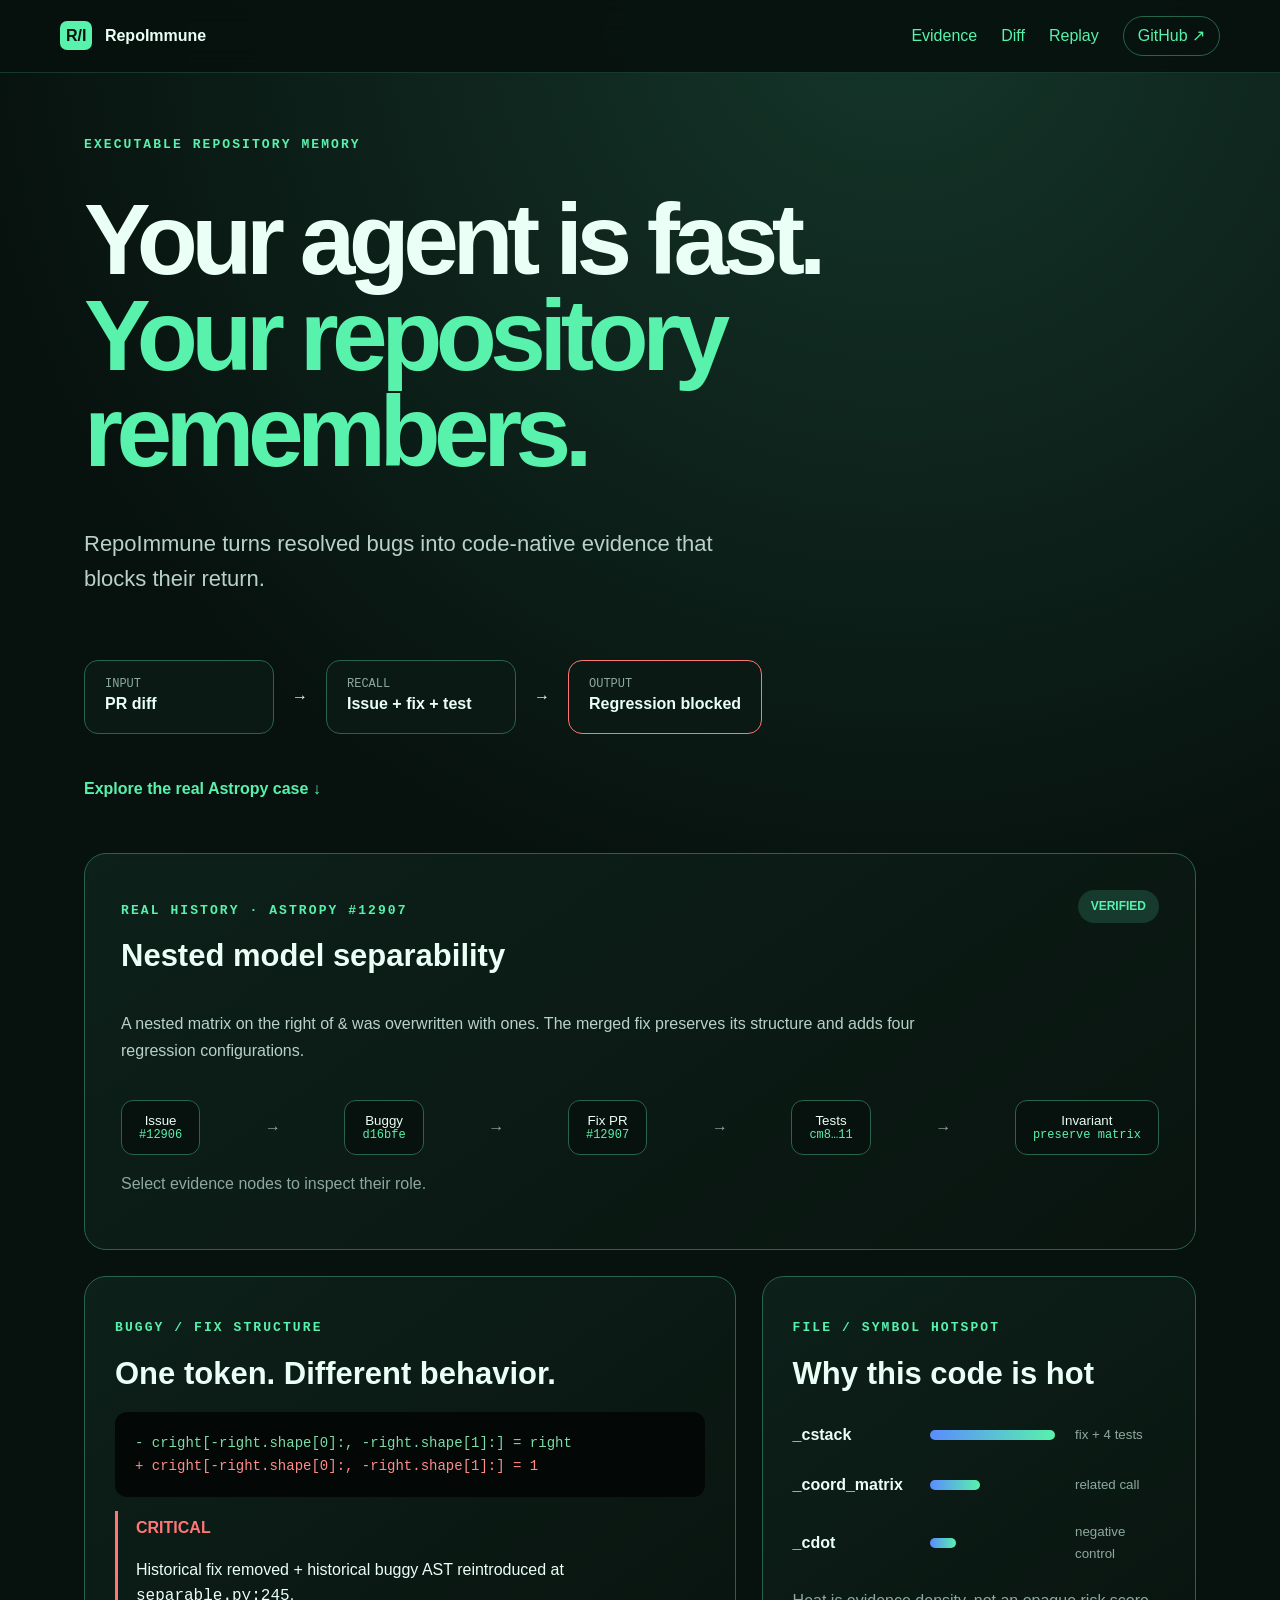
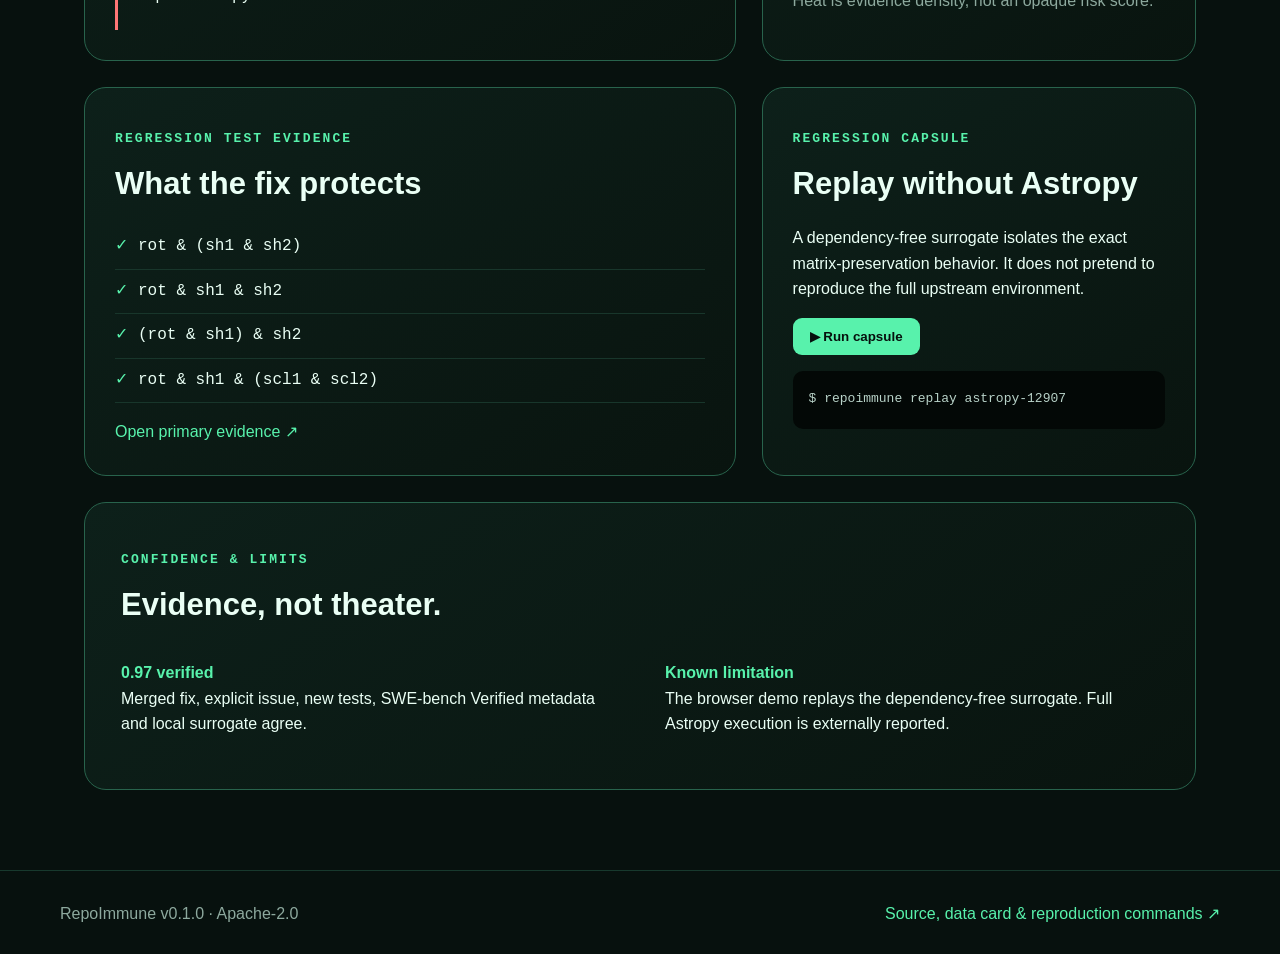
<file: web/index.html>
<!doctype html>
<html lang="en"><head><meta charset="utf-8"><meta name="viewport" content="width=device-width,initial-scale=1"><meta name="description" content="RepoImmune interactive evidence demo"><title>RepoImmune — Executable bug memory</title><link rel="stylesheet" href="styles.css"></head>
<body><nav><a class="brand" href="#top"><span>R/I</span> RepoImmune</a><div><a href="#evidence">Evidence</a><a href="#diff">Diff</a><a href="#replay">Replay</a><a class="github" href="https://github.com/Alex0AI/RepoImmune">GitHub ↗</a></div></nav>
<main id="top"><section class="hero"><p class="eyebrow">EXECUTABLE REPOSITORY MEMORY</p><h1>Your agent is fast.<br><em>Your repository remembers.</em></h1><p class="lede">RepoImmune turns resolved bugs into code-native evidence that blocks their return.</p><div class="flow"><div><small>INPUT</small><strong>PR diff</strong></div><b>→</b><div><small>RECALL</small><strong>Issue + fix + test</strong></div><b>→</b><div class="hot"><small>OUTPUT</small><strong>Regression blocked</strong></div></div><a class="cta" href="#evidence">Explore the real Astropy case ↓</a></section>
<section class="case" id="evidence"><header><div><p class="eyebrow">REAL HISTORY · ASTROPY #12907</p><h2>Nested model separability</h2></div><span class="badge">VERIFIED</span></header><p class="summary">A nested matrix on the right of <code>&amp;</code> was overwritten with ones. The merged fix preserves its structure and adds four regression configurations.</p>
<div class="graph" aria-label="Behavior Evidence Graph"><button data-info="Issue #12906 reported independent outputs becoming coupled.">Issue<span>#12906</span></button><i>→</i><button data-info="Base d16bfe contains the all-ones assignment.">Buggy<span>d16bfe</span></button><i>→</i><button data-info="PR #12907 replaces the scalar with the computed right matrix.">Fix PR<span>#12907</span></button><i>→</i><button data-info="pytest adds cm8, cm9, cm10 and cm11.">Tests<span>cm8…11</span></button><i>→</i><button data-info="Invariant: embed, never erase, a precomputed separability matrix.">Invariant<span>preserve matrix</span></button></div><p id="graph-info" class="graph-info">Select evidence nodes to inspect their role.</p></section>
<section class="grid" id="diff"><article class="panel diff"><p class="eyebrow">BUGGY / FIX STRUCTURE</p><h2>One token. Different behavior.</h2><pre><span class="del">- cright[-right.shape[0]:, -right.shape[1]:] = right</span>
<span class="add">+ cright[-right.shape[0]:, -right.shape[1]:] = 1</span></pre><div class="alert"><b>CRITICAL</b><p>Historical fix removed + historical buggy AST reintroduced at <code>separable.py:245</code>.</p></div></article>
<article class="panel"><p class="eyebrow">FILE / SYMBOL HOTSPOT</p><h2>Why this code is hot</h2><div class="heat"><div><b>_cstack</b><span style="--w:94%"></span><small>fix + 4 tests</small></div><div><b>_coord_matrix</b><span style="--w:38%"></span><small>related call</small></div><div><b>_cdot</b><span style="--w:20%"></span><small>negative control</small></div></div><p class="muted">Heat is evidence density, not an opaque risk score.</p></article>
<article class="panel"><p class="eyebrow">REGRESSION TEST EVIDENCE</p><h2>What the fix protects</h2><ul class="tests"><li>rot &amp; (sh1 &amp; sh2)</li><li>rot &amp; sh1 &amp; sh2</li><li>(rot &amp; sh1) &amp; sh2</li><li>rot &amp; sh1 &amp; (scl1 &amp; scl2)</li></ul><a href="https://github.com/astropy/astropy/pull/12907">Open primary evidence ↗</a></article>
<article class="panel replay" id="replay"><p class="eyebrow">REGRESSION CAPSULE</p><h2>Replay without Astropy</h2><p>A dependency-free surrogate isolates the exact matrix-preservation behavior. It does not pretend to reproduce the full upstream environment.</p><button id="run">▶ Run capsule</button><div id="terminal" aria-live="polite"><span>$ repoimmune replay astropy-12907</span></div></article></section>
<section class="limits"><p class="eyebrow">CONFIDENCE & LIMITS</p><h2>Evidence, not theater.</h2><div><p><strong>0.97 verified</strong><br>Merged fix, explicit issue, new tests, SWE-bench Verified metadata and local surrogate agree.</p><p><strong>Known limitation</strong><br>The browser demo replays the dependency-free surrogate. Full Astropy execution is externally reported.</p></div></section></main>
<footer><span>RepoImmune v0.1.0 · Apache-2.0</span><a href="https://github.com/Alex0AI/RepoImmune">Source, data card & reproduction commands ↗</a></footer><script src="app.js"></script></body></html>
</file>
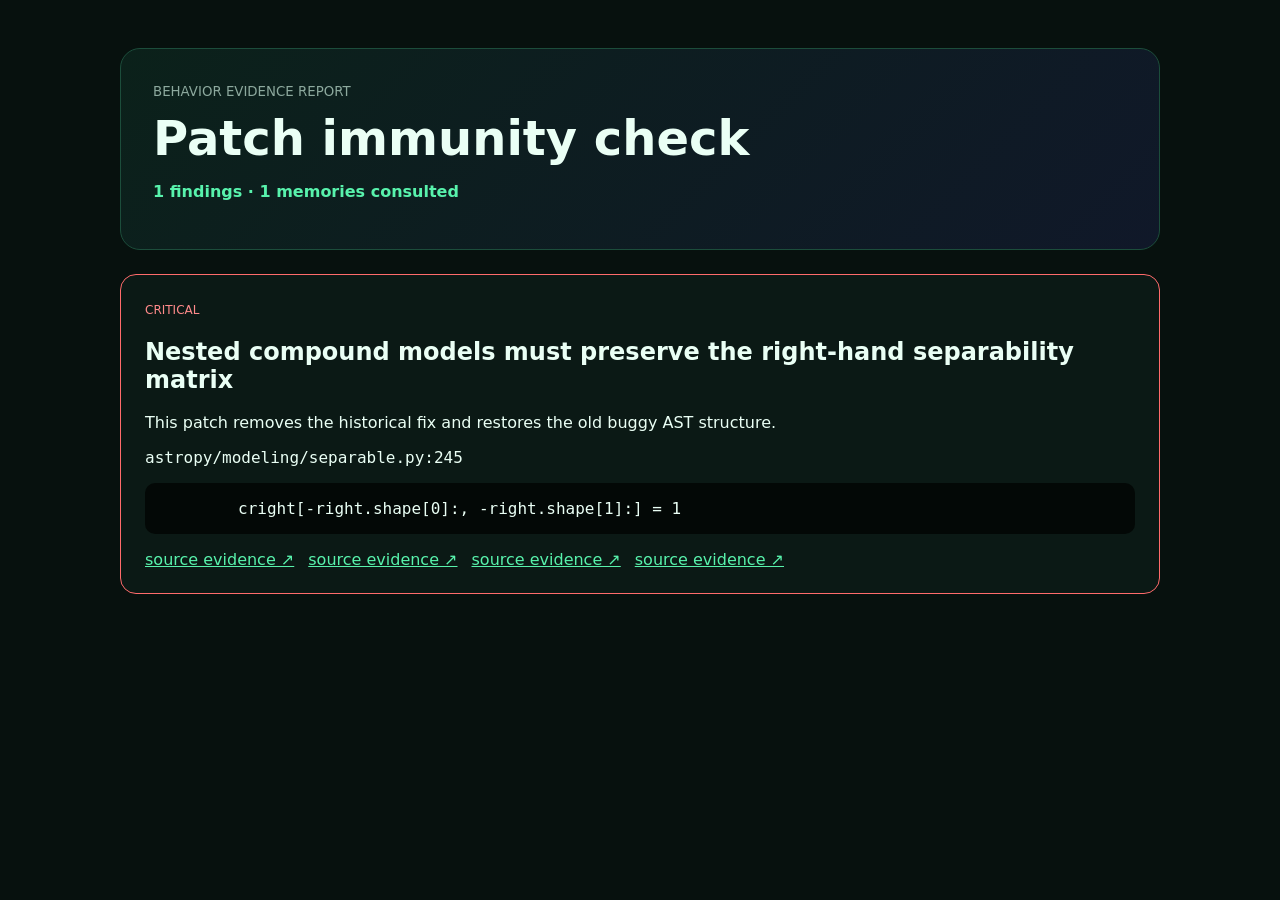
<file: examples/pr-check-report.html>
<!doctype html><html lang="en"><head><meta charset="utf-8"><meta name="viewport" content="width=device-width"><title>RepoImmune report</title><style>
body{margin:0;background:#07110e;color:#eafff5;font:16px system-ui}main{max-width:1040px;margin:auto;padding:48px 24px}header{border:1px solid #1c4d3b;background:linear-gradient(135deg,#0b211a,#101829);padding:32px;border-radius:20px}h1{font-size:3rem;margin:.2em 0}.metric{color:#58f2ac;font-weight:700}.finding{margin-top:24px;padding:24px;border:1px solid #2d6651;border-radius:16px;background:#0b1915}.critical,.high{border-color:#ff6b6b}.finding span{font-size:.75rem;color:#ff8a8a}pre{overflow:auto;background:#030806;padding:16px;border-radius:10px}a{color:#58f2ac;margin-right:14px}small{color:#8da99e}</style></head><body><main><header><small>BEHAVIOR EVIDENCE REPORT</small><h1>Patch immunity check</h1><p class="metric">1 findings · 1 memories consulted</p></header><article class="finding critical"><span>CRITICAL</span><h2>Nested compound models must preserve the right-hand separability matrix</h2><p>This patch removes the historical fix and restores the old buggy AST structure.</p><code>astropy/modeling/separable.py:245</code><pre>        cright[-right.shape[0]:, -right.shape[1]:] = 1</pre><a href="https://github.com/astropy/astropy/issues/12906">source evidence ↗</a><a href="https://github.com/astropy/astropy/pull/12907">source evidence ↗</a><a href="https://github.com/astropy/astropy/commit/738068e5d397490e4b1565b026a95301dc1cddec">source evidence ↗</a><a href="https://huggingface.co/datasets/SWE-bench/SWE-bench_Verified">source evidence ↗</a></article><script type="application/json" id="report-data">{&quot;engine_version&quot;: &quot;0.1.0&quot;, &quot;passed&quot;: false, &quot;cards_checked&quot;: 1, &quot;files_checked&quot;: 1, &quot;findings&quot;: [{&quot;card_id&quot;: &quot;astropy-12907-nested-separability&quot;, &quot;title&quot;: &quot;Nested compound models must preserve the right-hand separability matrix&quot;, &quot;severity&quot;: &quot;critical&quot;, &quot;reason&quot;: &quot;This patch removes the historical fix and restores the old buggy AST structure.&quot;, &quot;path&quot;: &quot;astropy/modeling/separable.py&quot;, &quot;line&quot;: 245, &quot;evidence_urls&quot;: [&quot;https://github.com/astropy/astropy/issues/12906&quot;, &quot;https://github.com/astropy/astropy/pull/12907&quot;, &quot;https://github.com/astropy/astropy/commit/738068e5d397490e4b1565b026a95301dc1cddec&quot;, &quot;https://huggingface.co/datasets/SWE-bench/SWE-bench_Verified&quot;], &quot;matched_code&quot;: &quot;        cright[-right.shape[0]:, -right.shape[1]:] = 1&quot;, &quot;checks&quot;: [&quot;historical_buggy_ast_reintroduced&quot;, &quot;historical_fix_removed&quot;]}]}</script></main></body></html>
</file>
<file: web/styles.css>
:root{--bg:#07110e;--panel:#0b1915;--ink:#eafff5;--muted:#8da99e;--green:#58f2ac;--blue:#5b8cff;--red:#ff7676;--line:#28634c}*{box-sizing:border-box}html{scroll-behavior:smooth}body{margin:0;background:radial-gradient(circle at 70% 0,#15362a 0,transparent 35%),var(--bg);color:var(--ink);font:16px/1.6 Inter,Segoe UI,sans-serif}a{color:var(--green);text-decoration:none}nav{position:sticky;top:0;z-index:10;display:flex;justify-content:space-between;align-items:center;padding:16px max(24px,calc((100% - 1160px)/2));border-bottom:1px solid #17392d;background:#07110ee8;backdrop-filter:blur(14px)}nav div{display:flex;gap:24px;align-items:center}.brand{color:var(--ink);font-weight:800}.brand span{color:#07110e;background:var(--green);padding:6px;border-radius:7px;margin-right:8px}.github{border:1px solid var(--line);padding:6px 14px;border-radius:999px}main{max-width:1160px;margin:auto;padding:0 24px}.hero{min-height:780px;display:flex;flex-direction:column;justify-content:center}.eyebrow{color:var(--green);font:700 13px/1.2 ui-monospace,Consolas,monospace;letter-spacing:.16em}.hero h1{font-size:clamp(55px,8vw,100px);line-height:.96;letter-spacing:-.065em;margin:25px 0}.hero h1 em{font-style:normal;color:var(--green)}.lede{color:#b8d2c8;font-size:22px;max-width:650px}.flow{display:flex;align-items:center;gap:18px;margin:42px 0}.flow div{min-width:190px;border:1px solid var(--line);border-radius:14px;padding:16px 20px;background:var(--panel)}.flow small,.flow strong{display:block}.flow small{color:var(--muted);font:12px ui-monospace,monospace}.flow .hot{border-color:var(--red)}.cta{align-self:flex-start;font-weight:700}.case,.panel,.limits{background:linear-gradient(145deg,#0d201a,#09140f);border:1px solid var(--line);border-radius:22px}.case{padding:36px;margin-bottom:26px}.case header{display:flex;justify-content:space-between;align-items:start}.case h2,.panel h2,.limits h2{font-size:31px;margin:8px 0 14px}.badge{background:#163a2d;color:var(--green);padding:7px 13px;border-radius:99px;font-size:12px;font-weight:800}.summary{color:#b8d2c8;max-width:800px}.graph{display:flex;align-items:center;justify-content:space-between;margin-top:36px}.graph button{color:var(--ink);background:#07110e;border:1px solid var(--line);border-radius:12px;padding:12px 17px;cursor:pointer}.graph button:hover,.graph button:focus{border-color:var(--green);transform:translateY(-2px)}.graph button span{display:block;color:var(--green);font:12px ui-monospace,monospace}.graph i{color:var(--muted)}.graph-info{color:var(--muted);min-height:26px}.grid{display:grid;grid-template-columns:1.2fr .8fr;gap:26px}.panel{padding:30px}.panel pre{background:#030806;border-radius:12px;padding:20px;overflow:auto;font-size:14px}.del{color:#7bdca7}.add{color:#ff8b8b}.alert{border-left:3px solid var(--red);padding:4px 0 4px 18px}.alert b{color:var(--red)}.heat div{display:grid;grid-template-columns:125px 1fr 90px;gap:12px;align-items:center;margin:24px 0}.heat span{display:block;height:10px;width:var(--w);background:linear-gradient(90deg,var(--blue),var(--green));border-radius:10px}.heat small,.muted{color:var(--muted)}.tests{padding:0;list-style:none}.tests li{border-bottom:1px solid #18362b;padding:9px 0;font-family:ui-monospace,monospace}.tests li:before{content:'✓';color:var(--green);margin-right:10px}.replay button{background:var(--green);color:#06100d;border:0;border-radius:9px;padding:11px 17px;font-weight:800;cursor:pointer}#terminal{margin-top:16px;background:#030806;border-radius:10px;padding:16px;font:13px/1.8 ui-monospace,monospace;color:#b8d2c8;min-height:58px}#terminal span{display:block}.limits{margin:26px 0 80px;padding:36px}.limits>div{display:grid;grid-template-columns:1fr 1fr;gap:50px}.limits strong{color:var(--green)}footer{border-top:1px solid #17392d;display:flex;justify-content:space-between;padding:30px max(24px,calc((100% - 1160px)/2));color:var(--muted)}@media(max-width:800px){nav div a:not(.github){display:none}.hero{min-height:680px}.flow{align-items:stretch;flex-direction:column}.flow b{display:none}.grid{grid-template-columns:1fr}.graph{align-items:stretch;flex-direction:column}.graph i{transform:rotate(90deg);align-self:center}.limits>div{grid-template-columns:1fr}footer{flex-direction:column;gap:12px}}
:where(.grid>.panel){min-width:0}:where(.panel pre){max-width:100%}
</file>
